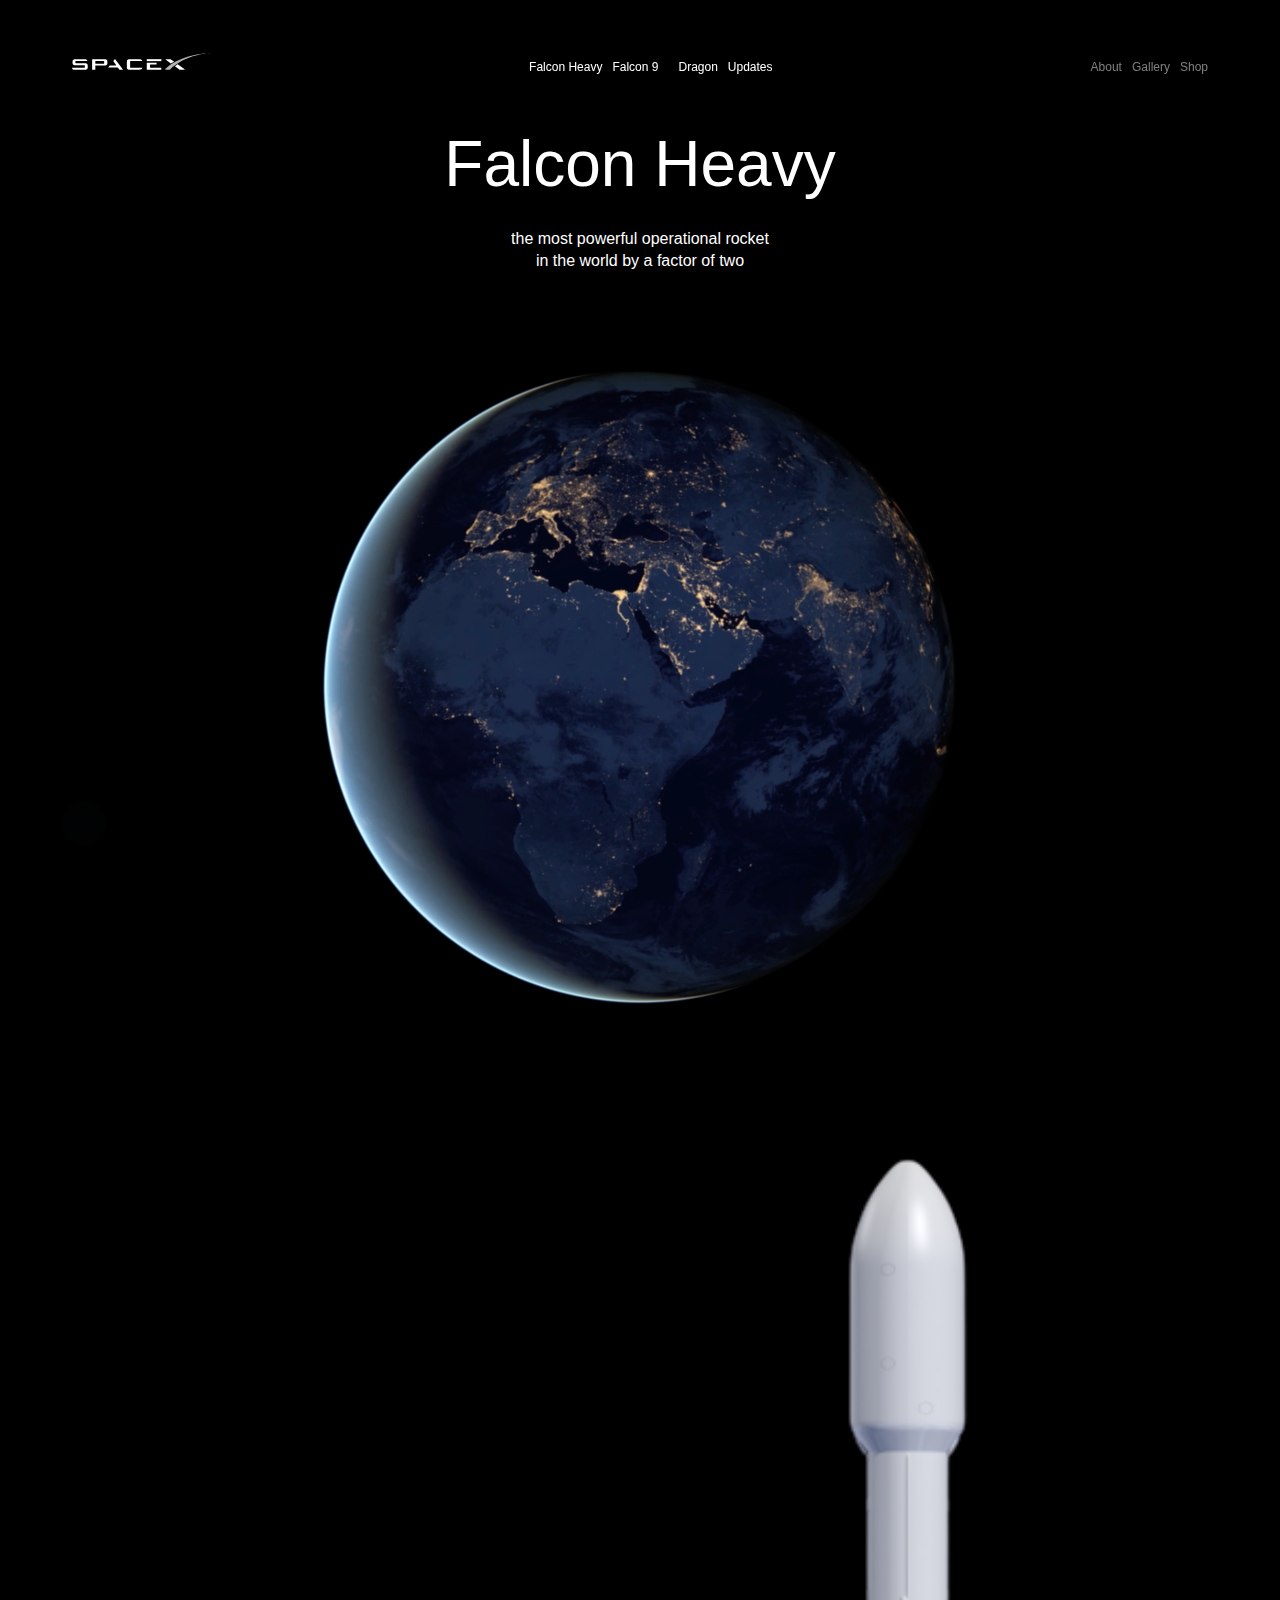
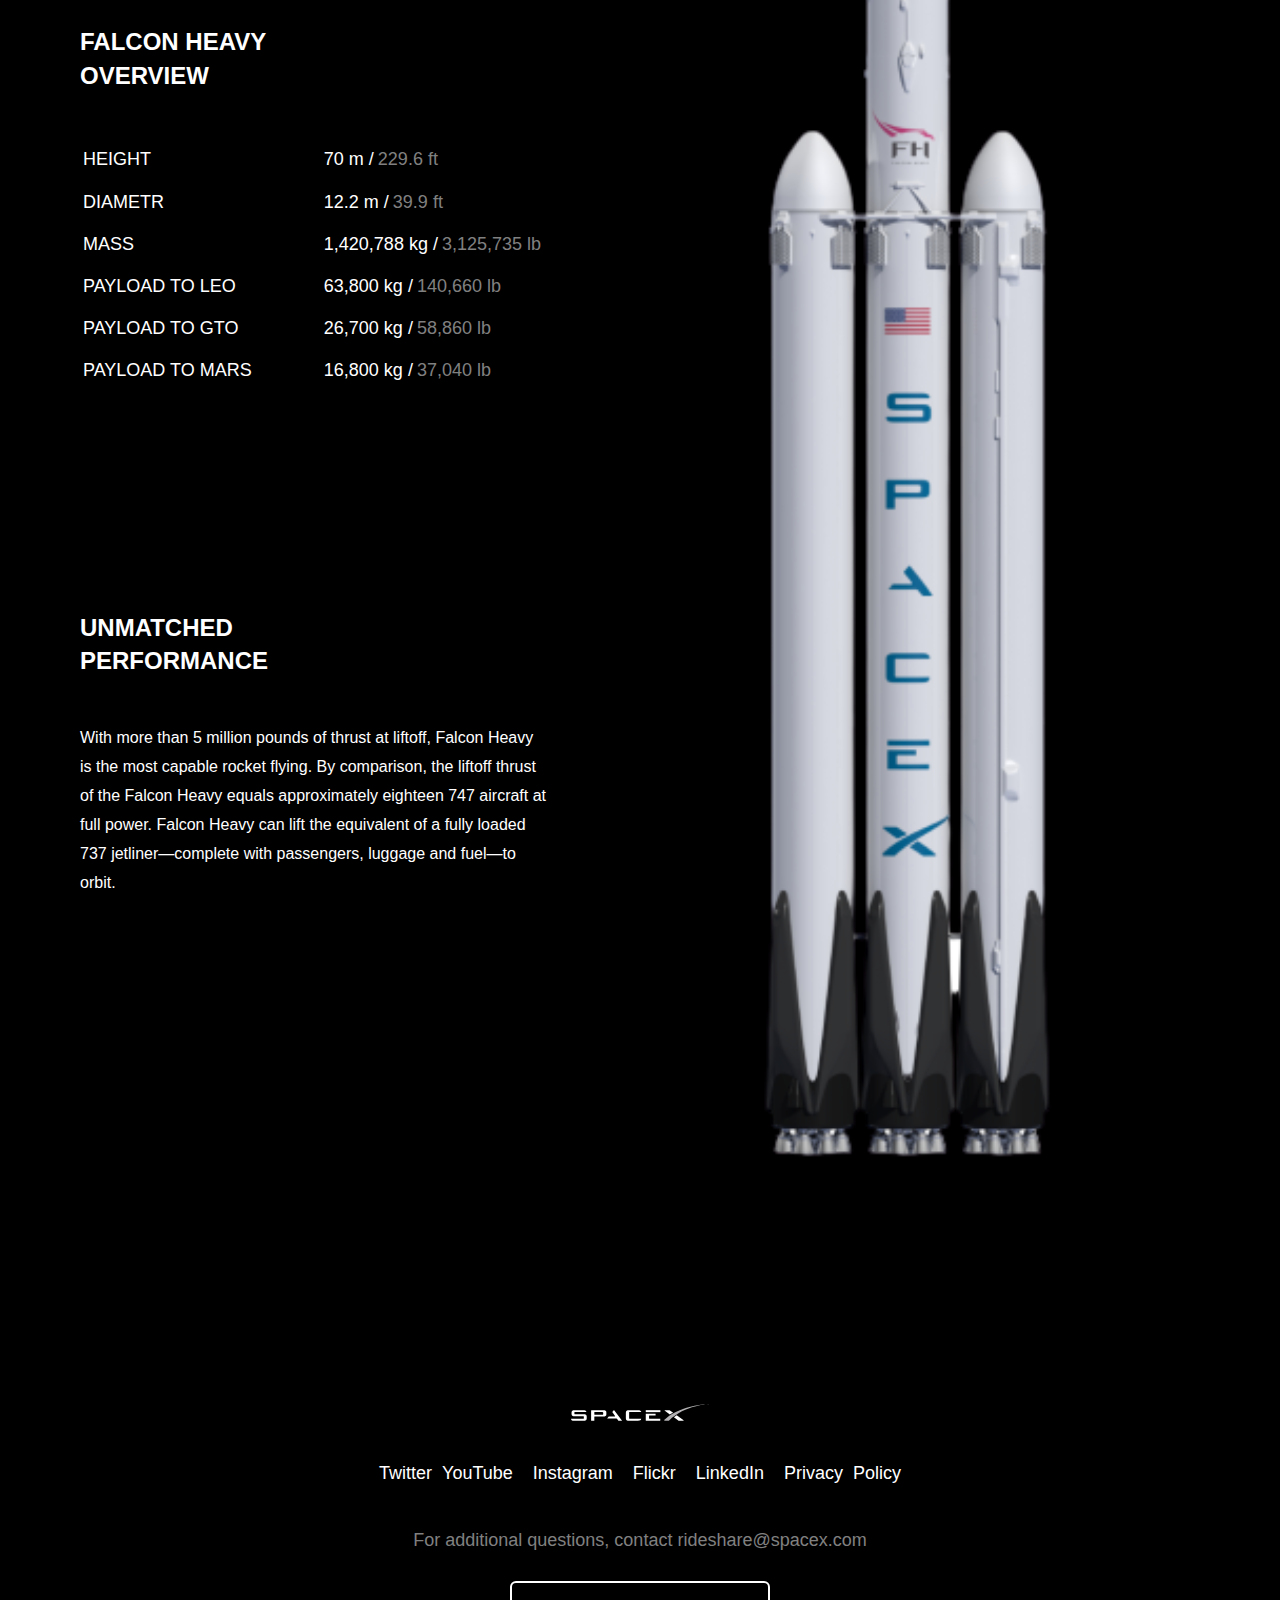
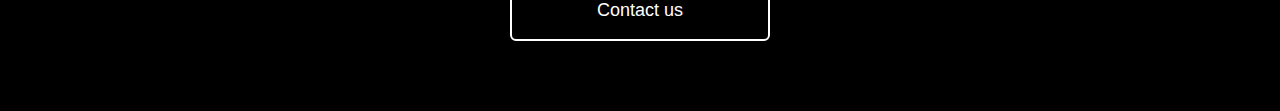
<file: index.html>
<!DOCTYPE html>
<html lang="ru">
<head>
    <meta charset="utf-8"/>
    <meta name="viewport" content="width=device-width,initial-scale=1,maximum-scale=1,user-scalable=no"/>
    <meta name="description" content="Falcon Heavy"/>
    <title>Falcon Heavy</title>
    <link rel="stylesheet" href="css/index.css"/>
</head>
<body>
<div class="container">
    <div class="containerPositionContent">
        <header class="Header">
            <nav class="containerHeader">
                <div class="containerHeaderLogo">
                    <img src="pic/logo.svg" alt="SpaceX">
                </div>
                <div class="menu-btn">
                    <div class="menu-btn__burger"></div>
                </div>
                <div class="containerMobileMenu">
                    <ul class="listMenuMobile">
                        <li><a href="#">Falcon Heavy</a></li>
                        <li><a href="#">Falcon 9</a></li>
                        <li><a href="#">Dragon</a></li>
                        <li><a href="#">Updates</a></li>
                    </ul>
                    <ul class="listMenuOtherMobile">
                        <li><a href="#">About</a></li>
                        <li><a href="#">Gallery</a></li>
                        <li><a href="#">Shop</a></li>
                    </ul>
                    <div class="app-logo">
                        <a href="#">
                            <img src="pic/googlePlay.svg" alt="Google Play">
                        </a>
                        <a href="#">
                            <img src="pic/appStore.svg" alt="App Store">
                        </a>
                    </div>
                </div>
                <ul class="listMenu">
                    <li><a href="#">Falcon Heavy</a></li>
                    <li><a href="#">Falcon 9</a></li>
                    <li><a href="#">Dragon</a></li>
                    <li><a href="#">Updates</a></li>
                </ul>
                <ul class="listMenuOther">
                    <li><a href="#">About</a></li>
                    <li><a href="#">Gallery</a></li>
                    <li><a href="#">Shop</a></li>
                </ul>
            </nav>
        </header>
        <main class="Main">
            <h1>Falcon Heavy</h1>
            <p>The most powerful operational rocket in the world by a factor of two</p>
            <div class="containerWorldImg">
                <img src="pic/world.svg" alt="World" loading="lazy" >
            </div>
            <div class="containerFalconHeavy">
                <div class="containerFalconHeavyInfo">
                    <h3 class="titleTable">Falcon heavy <br> Overview</h3>
                    <table>
                        <tr>
                            <td>Height</td>
                            <td>
                                <table>
                                    <tr>
                                        <td>70 m / </td>
                                        <td>229.6 ft</td>
                                    </tr>
                                </table>
                            </td>
                        </tr>
                        <tr>
                            <td>Diametr</td>
                            <td>
                                <table>
                                    <tr>
                                        <td>12.2 m / </td>
                                        <td>39.9 ft</td>
                                    </tr>
                                </table>
                            </td>
                        </tr>
                        <tr>
                            <td>Mass</td>
                            <td>
                                <table>
                                    <tr>
                                        <td>1,420,788 kg / </td>
                                        <td>3,125,735 lb</td>
                                    </tr>
                                </table>
                            </td>
                        </tr>
                        <tr>
                            <td>Payload to leo</td>
                            <td>
                                <table>
                                    <tr>
                                        <td>63,800 kg / </td>
                                        <td>140,660 lb</td>
                                    </tr>
                                </table>
                            </td>
                        </tr>
                        <tr>
                            <td>Payload to gto</td>
                            <td>
                                <table>
                                    <tr>
                                        <td>26,700 kg / </td>
                                        <td>58,860 lb</td>
                                    </tr>
                                </table>
                            </td>
                        </tr>
                        <tr>
                            <td>Payload to Mars</td>
                            <td>
                                <table>
                                    <tr>
                                        <td>16,800 kg / </td>
                                        <td>37,040 lb</td>
                                    </tr>
                                </table>
                            </td>
                        </tr>
                    </table>
                    <h3 class="titleText">Unmatched <br> Performance</h3>
                    <p>
                        With more than 5 million pounds of thrust at liftoff, Falcon Heavy is the most capable rocket flying. By comparison, the liftoff thrust of the Falcon Heavy equals approximately eighteen 747 aircraft at full power. Falcon Heavy can lift the equivalent of a fully loaded 737 jetliner—complete with passengers, luggage and fuel—to orbit.
                    </p>
                </div>
                <div class="containerFalconHeavyImg">
                    <img src="pic/falconHeavy.svg" alt="Falcon Heavy">
                </div>
            </div>
        </main>
        <footer class="Footer">
            <div class="containerFooterLogo">
                <img src="pic/logo.svg" alt="SpaceX">
            </div>
            <nav>
                <ul>
                    <li><a href="#">Twitter</a></li>
                    <li><a href="#">YouTube</a></li>
                    <li><a href="#">Instagram</a></li>
                    <li><a href="#">Flickr</a></li>
                    <li><a href="#">LinkedIn</a></li>
                    <li><a href="#">Privacy</a></li>
                    <li><a href="#">Policy</a></li>
                </ul>
            </nav>
            <p>
                For additional questions, contact rideshare@spacex.com
            </p>
            <a class="footerLink" href="#">Contact us</a>
        </footer>
    </div>
</div>
<script src="js/index.js"></script>
</body>
</html>
</file>
<file: css/index.css>
body {
  margin: 0;
  padding: 0;
  font-family: "OpenSans-Regular";
}

label {
  margin: 0;
}

a {
  text-decoration: none;
  color: inherit;
  cursor: pointer;
}

ul, li, ol {
  list-style: none;
  margin: 0;
  padding: 0;
}

h1, h2, h3, h4, h5, h6 {
  border: none;
  margin: 0;
  padding: 0;
  position: unset;
  -webkit-user-select: none;
  -moz-user-select: none;
  -ms-user-select: none;
  user-select: none;
  line-height: 1.2;
}

h1::before, h2::before, h3::before, h4::before, h5::before, h6::before {
  content: none;
}

h1::after, h2::after, h3::after, h4::after, h5::after, h6::after {
  content: none;
}

body {
  background: #010001;
}

.container {
  display: flex;
  width: 100%;
  max-width: 1440px;
  justify-content: center;
  margin: 0 auto;
}
@media screen and (max-width: 1365.6px) {
  .container {
    margin: 0 50px;
    width: auto;
  }
}
@media screen and (max-width: 768.7px) {
  .container {
    margin: 0 30px;
  }
}
.container .containerPositionContent {
  width: 100%;
  max-width: 1231px;
}

header {
  width: 100%;
  max-width: 1200px;
  padding: 53px 0;
  position: fixed;
  top: 0;
  left: 0;
  margin: auto;
  right: 0;
  background: #010001;
  z-index: 99;
}
@media screen and (max-width: 1366.7px) {
  header {
    width: auto;
    margin: 0 72px;
  }
}
@media screen and (max-width: 768.7px) {
  header {
    padding: 25px 0;
    margin: 0;
  }
}

.menu-btn {
  position: absolute;
  right: 0;
  display: flex;
  justify-content: center;
  align-items: center;
  width: 50px;
  height: 50px;
  cursor: pointer;
  transition: all 0.5s ease-in-out;
  z-index: 101;
  /* border: 3px solid #fff; */
}
@media screen and (min-width: 768.7px) {
  .menu-btn {
    display: none;
  }
}

.menu-btn__burger {
  width: 30px;
  height: 3px;
  background: #fff;
  border-radius: 5px;
  box-shadow: 0 2px 5px rgba(255, 101, 47, 0.2);
  transition: all 0.5s ease-in-out;
}

.menu-btn__burger::before,
.menu-btn__burger::after {
  content: "";
  position: absolute;
  width: 30px;
  height: 3px;
  background: #fff;
  border-radius: 5px;
  box-shadow: 0 2px 5px rgba(255, 101, 47, 0.2);
  transition: all 0.5s ease-in-out;
}

.menu-btn__burger::before {
  transform: translateY(-7px);
}

.menu-btn__burger::after {
  transform: translateY(7px);
}

/* ANIMATION */
.menu-btn.open .menu-btn__burger {
  transform: translateX(0px);
  background: transparent;
  box-shadow: none;
  position: fixed;
}

.menu-btn.open .menu-btn__burger::before {
  transform: rotate(45deg);
}

.menu-btn.open .menu-btn__burger::after {
  transform: rotate(-45deg);
}

.containerHeader {
  display: flex;
  justify-content: space-between;
}
@media screen and (max-width: 768.7px) {
  .containerHeader {
    justify-content: center;
    align-items: center;
  }
}
.containerHeader .containerHeaderLogo {
  position: relative;
  z-index: 101;
}
.containerHeader .listMenu, .containerHeader .listMenuOther {
  white-space: nowrap;
  display: flex;
  align-items: end;
  justify-content: center;
  font-family: "Roboto", sans-serif;
  font-style: normal;
  font-weight: 400;
  font-size: 12px;
  line-height: 14px;
}
@media screen and (max-width: 768.7px) {
  .containerHeader .listMenu, .containerHeader .listMenuOther {
    display: none;
  }
}
.containerHeader .listMenu li, .containerHeader .listMenuOther li {
  margin: 0 10px;
}
.containerHeader .listMenu li:first-child, .containerHeader .listMenuOther li:first-child {
  margin: 0;
}
.containerHeader .listMenu li:last-child, .containerHeader .listMenuOther li:last-child {
  margin: 0;
}
.containerHeader .listMenu {
  color: #FFFFFF;
}
.containerHeader .listMenuOther {
  color: #808080;
}
.containerHeader .containerMobileMenu {
  display: none;
}
.containerHeader .containerMobileMenu.open {
  display: flex;
  align-items: center;
  justify-content: space-evenly;
  color: white;
  flex-direction: column;
  z-index: 100;
  position: fixed;
  background: rgba(0, 0, 0, 0.9);
  width: 100vw;
  height: 100vh;
  left: 0;
  right: 0;
  top: 0;
  bottom: 0;
  overflow: hidden;
}
.containerHeader .containerMobileMenu.open .listMenuMobile, .containerHeader .containerMobileMenu.open .listMenuOtherMobile {
  white-space: nowrap;
  display: flex;
  flex-direction: column;
  align-items: center;
  justify-content: center;
  font-family: "Roboto", sans-serif;
  font-style: normal;
  font-weight: 400;
  font-size: 20px;
  line-height: 36px;
}
.containerHeader .containerMobileMenu.open .app-logo {
  display: flex;
}
.containerHeader .containerMobileMenu.open .app-logo a {
  margin: 10px;
}

main {
  margin: 127px 0 183px 0;
  display: flex;
  flex-direction: column;
  align-items: center;
}
@media screen and (max-width: 768.7px) {
  main {
    margin: 72px 0;
  }
}
main h1 {
  font-family: "Roboto", sans-serif;
  font-style: normal;
  font-weight: 400;
  font-size: 64px;
  line-height: 75px;
  text-align: center;
  color: #FFFFFF;
}
@media screen and (max-width: 768.7px) {
  main h1 {
    font-size: 36px;
  }
}
main p {
  width: 268px;
  font-family: "Roboto", sans-serif;
  font-style: normal;
  color: #FFFFFF;
  font-weight: 300;
  font-size: 16px;
  line-height: 140%;
  text-align: center;
  text-transform: lowercase;
  margin: 26px 0 0;
}
main .containerWorldImg {
  width: 100%;
  max-width: 1440px;
  max-height: 1006px;
}
main .containerWorldImg img {
  width: 100%;
}
main .containerFalconHeavy {
  width: 100%;
  height: 100%;
  max-height: 1718px;
  display: flex;
  flex-direction: row;
  align-items: end;
  justify-content: end;
}
@media screen and (max-width: 768.7px) {
  main .containerFalconHeavy {
    max-height: none;
    flex-direction: column;
    align-items: center;
    justify-content: start;
    position: relative;
  }
}
main .containerFalconHeavy .containerFalconHeavyInfo {
  width: calc(100% - 644px);
  margin: 0 39px 324px 30px;
}
@media screen and (max-width: 1024.7px) {
  main .containerFalconHeavy .containerFalconHeavyInfo {
    width: 50%;
    margin-bottom: 75px;
  }
}
@media screen and (max-width: 768.7px) {
  main .containerFalconHeavy .containerFalconHeavyInfo {
    width: 100%;
    margin: 70px 0;
  }
}
main .containerFalconHeavy .containerFalconHeavyInfo h3 {
  font-family: "Roboto", sans-serif;
  font-style: normal;
  font-weight: 700;
  font-size: 24px;
  line-height: 140%;
  text-transform: uppercase;
  color: #FFFFFF;
  margin-bottom: 45px;
}
main .containerFalconHeavy .containerFalconHeavyInfo .titleText {
  margin-top: 218px;
}
@media screen and (max-width: 1024.7px) {
  main .containerFalconHeavy .containerFalconHeavyInfo .titleText {
    margin-top: 75px;
  }
}
main .containerFalconHeavy .containerFalconHeavyInfo table {
  white-space: nowrap;
  width: 100%;
}
main .containerFalconHeavy .containerFalconHeavyInfo table tr td:first-child {
  width: 66%;
  font-family: "Roboto", sans-serif;
  font-style: normal;
  font-weight: 400;
  font-size: 18px;
  line-height: 179.69%;
  text-transform: uppercase;
  color: #FFFFFF;
}
@media screen and (max-width: 768.7px) {
  main .containerFalconHeavy .containerFalconHeavyInfo table tr td:first-child {
    font-size: 14px;
  }
}
main .containerFalconHeavy .containerFalconHeavyInfo table tr td:last-child {
  width: 33%;
}
main .containerFalconHeavy .containerFalconHeavyInfo table tr td:last-child table {
  width: auto;
}
main .containerFalconHeavy .containerFalconHeavyInfo table tr td:last-child table tr td:first-child {
  text-transform: lowercase;
  color: #FFFFFF;
  font-family: "Roboto", sans-serif;
  font-style: normal;
  font-weight: 400;
  font-size: 18px;
  line-height: 179.69%;
  width: auto;
}
@media screen and (max-width: 768.7px) {
  main .containerFalconHeavy .containerFalconHeavyInfo table tr td:last-child table tr td:first-child {
    font-size: 14px;
  }
}
main .containerFalconHeavy .containerFalconHeavyInfo table tr td:last-child table tr td:last-child {
  width: auto;
  text-transform: lowercase;
  color: #808080;
  font-family: "Roboto", sans-serif;
  font-style: normal;
  font-weight: 400;
  font-size: 18px;
  line-height: 179.69%;
}
@media screen and (max-width: 768.7px) {
  main .containerFalconHeavy .containerFalconHeavyInfo table tr td:last-child table tr td:last-child {
    font-size: 14px;
  }
}
main .containerFalconHeavy .containerFalconHeavyInfo p {
  width: 100%;
  max-width: 490px;
  font-family: "Roboto", sans-serif;
  font-style: normal;
  font-weight: 400;
  font-size: 16px;
  line-height: 29px;
  color: #FFFFFF;
  text-transform: none;
  text-align: left;
}
@media screen and (max-width: 768.7px) {
  main .containerFalconHeavy .containerFalconHeavyInfo p {
    width: 100%;
    max-width: none;
  }
}
main .containerFalconHeavy .containerFalconHeavyImg {
  width: 100%;
  max-width: 644px;
}
main .containerFalconHeavy .containerFalconHeavyImg img {
  height: 100%;
  width: 100%;
}
@media screen and (max-width: 1024.7px) {
  main .containerFalconHeavy .containerFalconHeavyImg {
    width: 50%;
  }
}
@media screen and (max-width: 768.7px) {
  main .containerFalconHeavy .containerFalconHeavyImg {
    position: absolute;
    width: 100%;
    filter: grayscale(100%) blur(35px);
    text-align: center;
    height: 100%;
  }
  main .containerFalconHeavy .containerFalconHeavyImg img {
    height: 100%;
    width: 100%;
  }
}

footer {
  display: flex;
  flex-direction: column;
  align-items: center;
}
footer .containerFooterLogo {
  width: 138.12px;
  height: 16.71px;
}
footer nav {
  margin: 42px 0 28px;
}
footer nav ul {
  display: flex;
}
@media screen and (max-width: 768.7px) {
  footer nav ul {
    flex-wrap: wrap;
    justify-content: center;
  }
}
footer nav ul li {
  font-family: "Roboto", sans-serif;
  font-style: normal;
  font-weight: 400;
  font-size: 18px;
  line-height: 21px;
  margin: 0 10px;
  color: #FFFFFF;
}
@media screen and (max-width: 768.7px) {
  footer nav ul li {
    margin-top: 10px;
  }
}
footer nav ul li:first-child, footer nav ul li:last-child {
  margin: 0;
}
@media screen and (max-width: 768.7px) {
  footer nav ul li:first-child, footer nav ul li:last-child {
    margin: 10px 10px 0 10px;
  }
}
footer p {
  font-family: "Roboto", sans-serif;
  font-style: normal;
  font-weight: 400;
  font-size: 18px;
  line-height: 21px;
  color: #808080;
  margin-bottom: 30px;
}
@media screen and (max-width: 768.7px) {
  footer p {
    text-align: center;
  }
}
footer .footerLink {
  width: 260px;
  height: 60px;
  border: 2px solid #FFFFFF;
  box-sizing: border-box;
  border-radius: 6px;
  margin-bottom: 70px;
  font-family: "Roboto", sans-serif;
  font-style: normal;
  font-weight: 400;
  font-size: 18px;
  line-height: 21px;
  display: flex;
  align-items: center;
  justify-content: center;
  color: #FFFFFF;
}

/*# sourceMappingURL=index.css.map */
</file>
